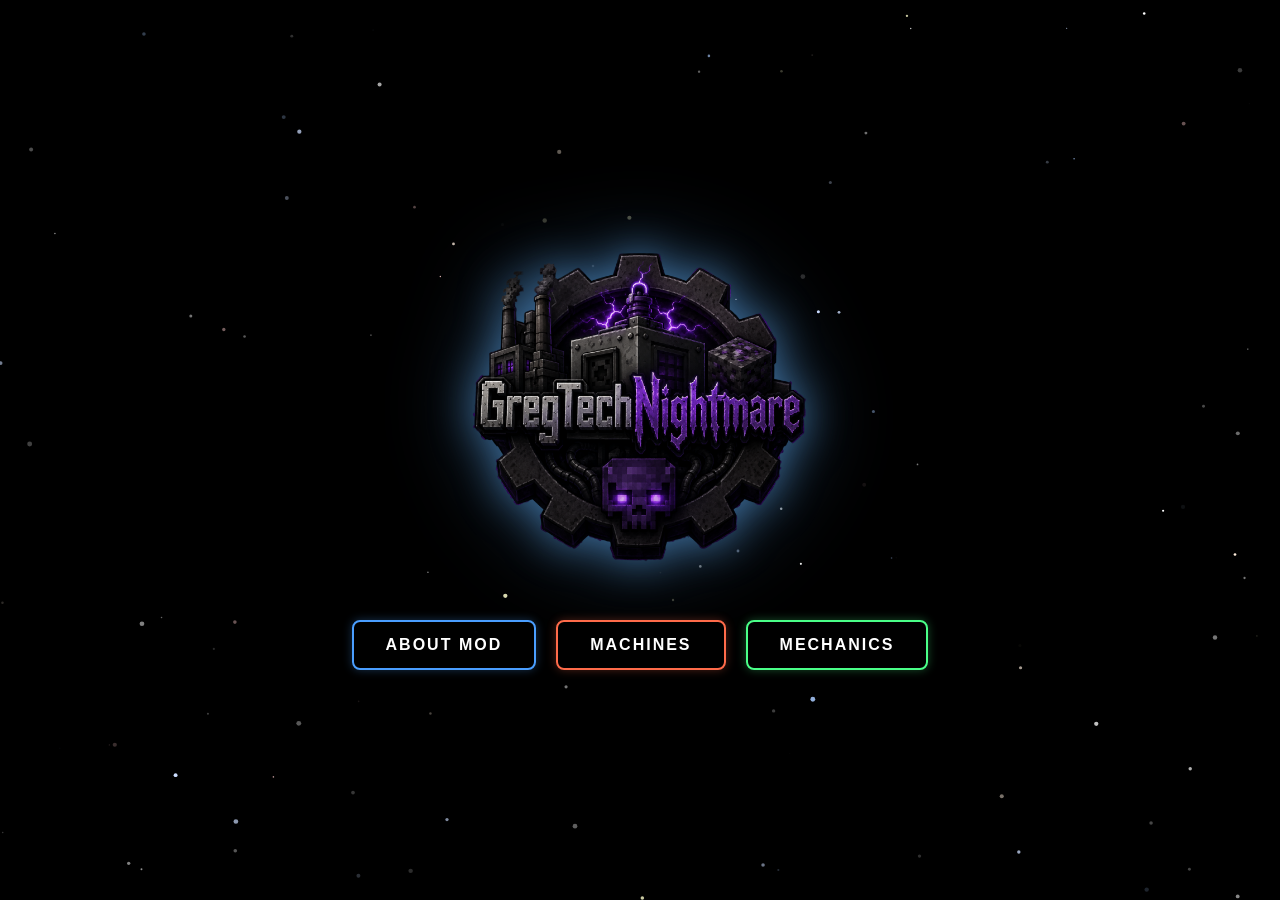
<file: index.html>
<!DOCTYPE html>
<html lang="ru">
<head>
    <meta charset="UTF-8">
    <meta name="viewport" content="width=device-width, initial-scale=1.0">
    <title>GregTech Nightmare</title>
    <link rel="stylesheet" href="styles/base.css">
    <link rel="stylesheet" href="styles/index.css">
</head>
<body>

<svg id="stars-canvas" width="100%" height="100%"></svg>

<div class="content">
    <div class="logo-container">
        <img src="assets/logo.png" alt="GregTech Nightmare Logo" class="logo">
    </div>

    <div class="buttons">
        <a href="about.html" class="btn btn-about">About Mod</a>
        <a href="machines.html" class="btn btn-machines">Machines</a>
        <a href="mechanics.html" class="btn btn-mechanics">Mechanics</a>
    </div>
</div>

<script src="scripts/stars.js"></script>
</body>
</html>
</file>
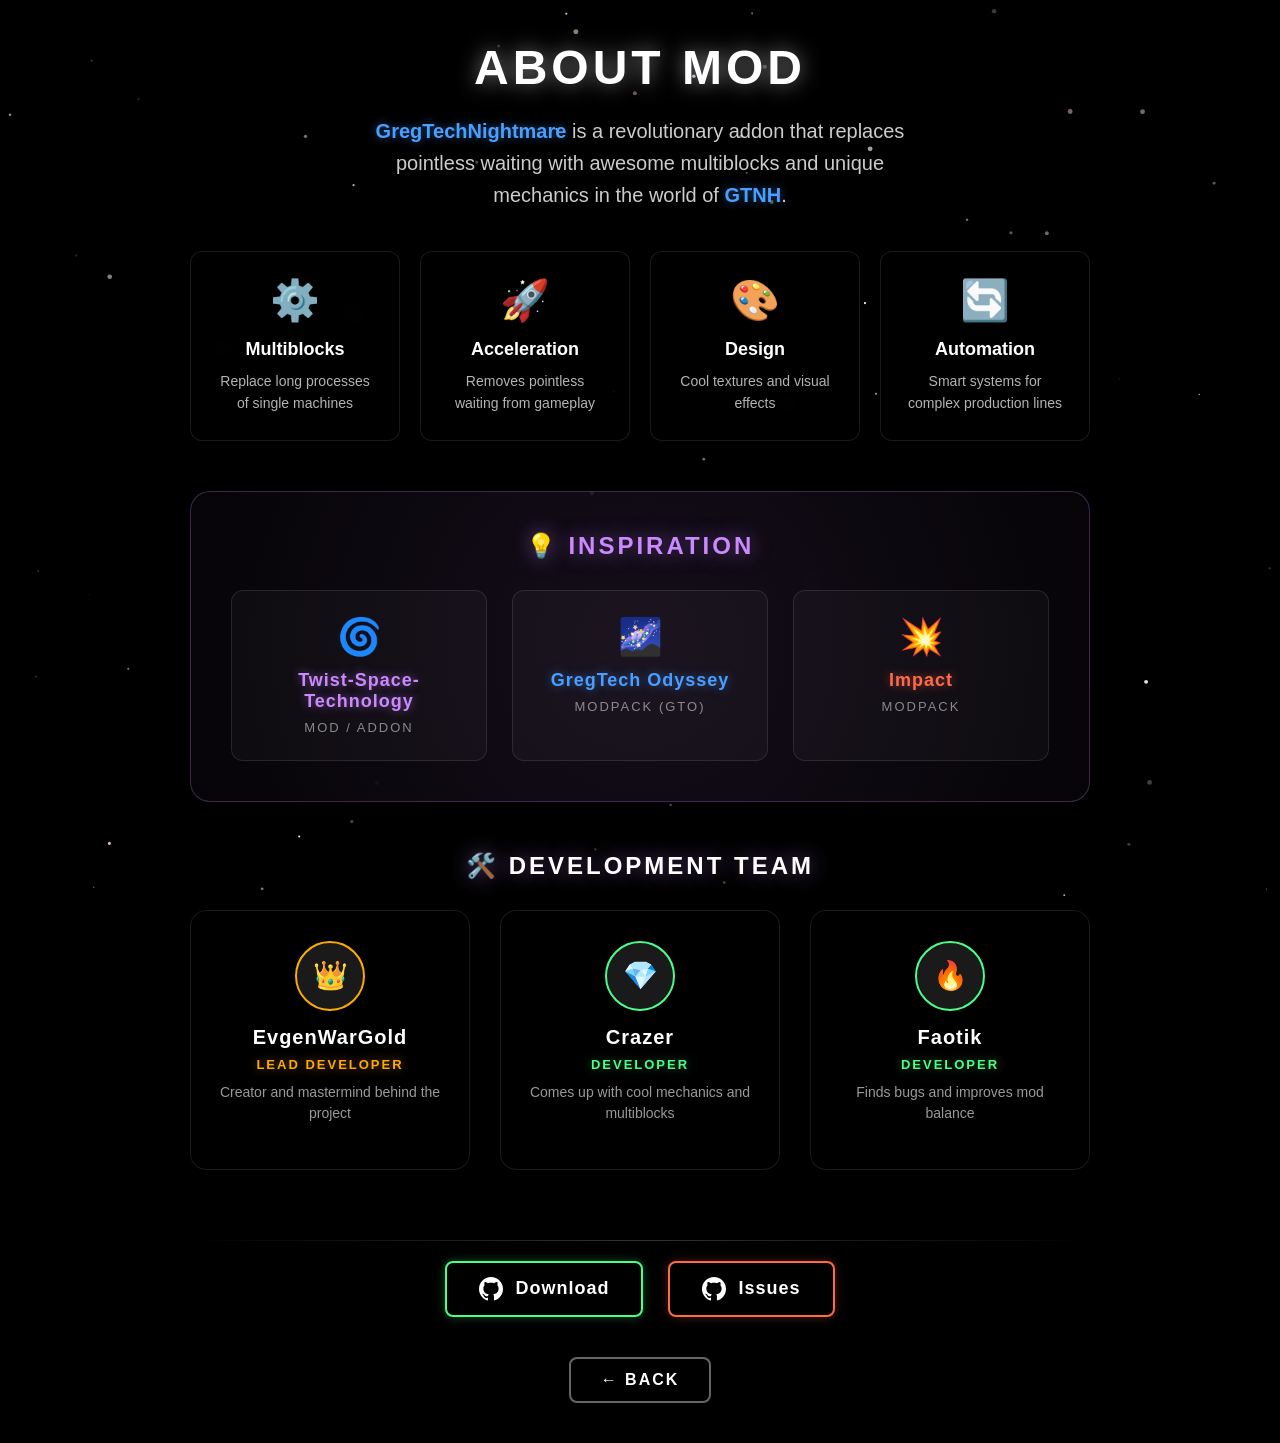
<file: about.html>
<!DOCTYPE html>
<html lang="en">
<head>
    <meta charset="UTF-8">
    <meta name="viewport" content="width=device-width, initial-scale=1.0">
    <title>About Mod — GregTech Nightmare</title>
    <link rel="stylesheet" href="styles/base.css">
    <link rel="stylesheet" href="styles/about.css">
</head>
<body>

<svg id="stars-canvas" width="100%" height="100%"></svg>

<div class="page-content">
    <h1 class="page-title">About Mod</h1>

    <p class="page-description">
        <span class="highlight-mod">GregTechNightmare</span> is a revolutionary addon
        that replaces pointless waiting with awesome multiblocks and unique mechanics
        in the world of <span class="highlight-mod">GTNH</span>.
    </p>

    <div class="features-grid">
        <div class="feature-item">
            <div class="feature-icon">⚙️</div>
            <div class="feature-title">Multiblocks</div>
            <div class="feature-desc">Replace long processes of single machines</div>
        </div>
        <div class="feature-item">
            <div class="feature-icon">🚀</div>
            <div class="feature-title">Acceleration</div>
            <div class="feature-desc">Removes pointless waiting from gameplay</div>
        </div>
        <div class="feature-item">
            <div class="feature-icon">🎨</div>
            <div class="feature-title">Design</div>
            <div class="feature-desc">Cool textures and visual effects</div>
        </div>
        <div class="feature-item">
            <div class="feature-icon">🔄</div>
            <div class="feature-title">Automation</div>
            <div class="feature-desc">Smart systems for complex production lines</div>
        </div>
    </div>

    <div class="inspiration-section">
        <h2 class="section-title">💡 Inspiration</h2>
        <div class="inspiration-grid">
            <div class="inspiration-item">
                <div class="inspiration-icon">🌀</div>
                <div class="inspiration-name highlight-addon">Twist-Space-Technology</div>
                <div class="inspiration-type">Mod / Addon</div>
            </div>
            <div class="inspiration-item">
                <div class="inspiration-icon">🌌</div>
                <div class="inspiration-name highlight-mod">GregTech Odyssey</div>
                <div class="inspiration-type">Modpack (GTO)</div>
            </div>
            <div class="inspiration-item">
                <div class="inspiration-icon">💥</div>
                <div class="inspiration-name inspiration-impact">Impact</div>
                <div class="inspiration-type">Modpack</div>
            </div>
        </div>
    </div>

    <h2 class="section-title" style="color: #ffffff; margin-bottom: 30px; text-align: center;">
        🛠️ Development Team
    </h2>

    <div class="creators-grid">
        <div class="creator-card creator-dev">
            <div class="creator-avatar">👑</div>
            <div class="creator-name">EvgenWarGold</div>
            <div class="creator-role highlight-dev">Lead Developer</div>
            <p class="creator-bio">Creator and mastermind behind the project</p>
        </div>

        <div class="creator-card creator-friend">
            <div class="creator-avatar">💎</div>
            <div class="creator-name">Crazer</div>
            <div class="creator-role highlight-friend">Developer</div>
            <p class="creator-bio">Comes up with cool mechanics and multiblocks</p>
        </div>

        <div class="creator-card creator-friend">
            <div class="creator-avatar">🔥</div>
            <div class="creator-name">Faotik</div>
            <div class="creator-role highlight-friend">Developer</div>
            <p class="creator-bio">Finds bugs and improves mod balance</p>
        </div>
    </div>

    <div class="separator"></div>

    <div class="about-buttons">
        <a href="https://github.com/evgengoldwar/GregTechNightmare" target="_blank" class="about-btn btn-download">
            <svg class="btn-icon" viewBox="0 0 24 24" width="24" height="24" fill="currentColor">
                <path d="M12 0C5.37 0 0 5.37 0 12c0 5.3 3.438 9.8 8.205 11.385.6.113.82-.258.82-.577 0-.285-.01-1.04-.015-2.04-3.338.724-4.042-1.61-4.042-1.61-.546-1.385-1.335-1.755-1.335-1.755-1.087-.744.084-.729.084-.729 1.205.084 1.838 1.236 1.838 1.236 1.07 1.835 2.809 1.305 3.495.998.108-.776.417-1.305.76-1.605-2.665-.3-5.466-1.332-5.466-5.93 0-1.31.465-2.38 1.235-3.22-.135-.303-.54-1.523.105-3.176 0 0 1.005-.322 3.3 1.23.96-.267 1.98-.399 3-.405 1.02.006 2.04.138 3 .405 2.28-1.552 3.285-1.23 3.285-1.23.645 1.653.24 2.873.12 3.176.765.84 1.23 1.91 1.23 3.22 0 4.61-2.805 5.625-5.475 5.92.42.36.81 1.096.81 2.22 0 1.605-.015 2.896-.015 3.286 0 .315.21.69.825.57C20.565 21.795 24 17.295 24 12c0-6.63-5.37-12-12-12z"/>
            </svg>
            Download
        </a>

        <a href="https://github.com/evgengoldwar/GregTechNightmare/issues" target="_blank" class="about-btn btn-issues">
            <svg class="btn-icon" viewBox="0 0 24 24" width="24" height="24" fill="currentColor">
                <path d="M12 0C5.37 0 0 5.37 0 12c0 5.3 3.438 9.8 8.205 11.385.6.113.82-.258.82-.577 0-.285-.01-1.04-.015-2.04-3.338.724-4.042-1.61-4.042-1.61-.546-1.385-1.335-1.755-1.335-1.755-1.087-.744.084-.729.084-.729 1.205.084 1.838 1.236 1.838 1.236 1.07 1.835 2.809 1.305 3.495.998.108-.776.417-1.305.76-1.605-2.665-.3-5.466-1.332-5.466-5.93 0-1.31.465-2.38 1.235-3.22-.135-.303-.54-1.523.105-3.176 0 0 1.005-.322 3.3 1.23.96-.267 1.98-.399 3-.405 1.02.006 2.04.138 3 .405 2.28-1.552 3.285-1.23 3.285-1.23.645 1.653.24 2.873.12 3.176.765.84 1.23 1.91 1.23 3.22 0 4.61-2.805 5.625-5.475 5.92.42.36.81 1.096.81 2.22 0 1.605-.015 2.896-.015 3.286 0 .315.21.69.825.57C20.565 21.795 24 17.295 24 12c0-6.63-5.37-12-12-12z"/>
            </svg>
            Issues
        </a>
    </div>

    <a href="index.html" class="back-btn">← Back</a>
</div>

<script src="scripts/stars.js"></script>
</body>
</html>
</file>
<file: styles/base.css>
* {
  margin: 0;
  padding: 0;
  box-sizing: border-box;
}

html {
  height: 100%;
}

body {
  min-height: 100%;
  background-color: #000000;
  overflow-x: hidden;
  overflow-y: auto;
  font-family: 'Segoe UI', 'Arial', sans-serif;
}

#stars-canvas {
  position: fixed;
  top: 0;
  left: 0;
  width: 100%;
  height: 100%;
  z-index: 0;
  pointer-events: none;
}
</file>
<file: styles/index.css>
.content {
  position: relative;
  width: 100%;
  min-height: 100vh;
  display: flex;
  flex-direction: column;
  align-items: center;
  justify-content: center;
  z-index: 10;
  padding: 20px;
}

.logo-container {
  width: 100%;
  max-width: 350px;
  margin-bottom: 40px;
  display: flex;
  justify-content: center;
  align-items: center;
}

.logo {
  width: 100%;
  max-width: 350px;
  height: auto;
  display: block;
  object-fit: contain;
  filter: drop-shadow(0 0 20px rgba(100, 180, 255, 0.5))
          drop-shadow(0 0 40px rgba(100, 180, 255, 0.3));
  animation: logoGlow 3s ease-in-out infinite;
}

@keyframes logoGlow {
  0%, 100% {
    filter: drop-shadow(0 0 20px rgba(100, 180, 255, 0.5))
            drop-shadow(0 0 40px rgba(100, 180, 255, 0.3));
  }
  50% {
    filter: drop-shadow(0 0 30px rgba(100, 180, 255, 0.7))
            drop-shadow(0 0 60px rgba(100, 180, 255, 0.5));
  }
}

.buttons {
  display: flex;
  gap: 20px;
  flex-wrap: wrap;
  justify-content: center;
}

.btn {
  display: inline-block;
  padding: 14px 32px;
  border: 2px solid;
  border-radius: 8px;
  background: rgba(0, 0, 0, 0.6);
  -webkit-backdrop-filter: blur(10px);
  backdrop-filter: blur(10px);
  color: #ffffff;
  font-size: 16px;
  font-weight: 600;
  text-decoration: none;
  text-transform: uppercase;
  letter-spacing: 2px;
  cursor: pointer;
  transition: all 0.3s ease;
  position: relative;
  overflow: hidden;
}

.btn::before {
  content: '';
  position: absolute;
  top: 0;
  left: -100%;
  width: 100%;
  height: 100%;
  background: linear-gradient(90deg, transparent, rgba(255, 255, 255, 0.1), transparent);
  transition: left 0.5s ease;
}

.btn:hover::before {
  left: 100%;
}

.btn-about {
  border-color: #4a9eff;
  box-shadow: 0 0 10px rgba(74, 158, 255, 0.3);
}

.btn-about:hover {
  background: rgba(74, 158, 255, 0.2);
  box-shadow: 0 0 20px rgba(74, 158, 255, 0.5);
  transform: translateY(-2px);
}

.btn-machines {
  border-color: #ff6b4a;
  box-shadow: 0 0 10px rgba(255, 107, 74, 0.3);
}

.btn-machines:hover {
  background: rgba(255, 107, 74, 0.2);
  box-shadow: 0 0 20px rgba(255, 107, 74, 0.5);
  transform: translateY(-2px);
}

.btn-mechanics {
  border-color: #4aff88;
  box-shadow: 0 0 10px rgba(74, 255, 136, 0.3);
}

.btn-mechanics:hover {
  background: rgba(74, 255, 136, 0.2);
  box-shadow: 0 0 20px rgba(74, 255, 136, 0.5);
  transform: translateY(-2px);
}

@media (max-width: 600px) {
  .buttons {
    flex-direction: column;
    gap: 15px;
  }

  .btn {
    width: 100%;
    text-align: center;
    padding: 14px 20px;
  }

  .logo-container {
    max-width: 220px;
    margin-bottom: 30px;
  }
}
</file>
<file: styles/about.css>
.page-content {
  position: relative;
  width: 100%;
  min-height: 100vh;
  display: flex;
  flex-direction: column;
  align-items: center;
  justify-content: center;
  z-index: 10;
  padding: 40px 20px;
}

.page-title {
  color: #ffffff;
  font-size: clamp(28px, 8vw, 48px);
  font-weight: 700;
  text-transform: uppercase;
  letter-spacing: 4px;
  margin-bottom: 20px;
  text-shadow: 0 0 20px rgba(255, 255, 255, 0.5);
  text-align: center;
}

.page-description {
  color: rgba(255, 255, 255, 0.8);
  font-size: clamp(16px, 4vw, 20px);
  text-align: center;
  max-width: 600px;
  margin-bottom: 40px;
  line-height: 1.6;
  padding: 0 15px;
}

/* Features Grid */
.features-grid {
  display: grid;
  grid-template-columns: repeat(auto-fit, minmax(200px, 1fr));
  gap: 20px;
  margin-bottom: 50px;
  width: 100%;
  max-width: 900px;
}

.feature-item {
  background: rgba(0, 0, 0, 0.5);
  -webkit-backdrop-filter: blur(15px);
  backdrop-filter: blur(15px);
  border-radius: 12px;
  padding: 25px;
  text-align: center;
  border: 1px solid rgba(255, 255, 255, 0.1);
  transition: all 0.3s ease;
}

.feature-item:hover {
  border-color: rgba(255, 255, 255, 0.3);
  transform: scale(1.05);
  box-shadow: 0 10px 30px rgba(0, 0, 0, 0.4);
}

.feature-icon {
  font-size: 40px;
  margin-bottom: 15px;
}

.feature-title {
  color: #ffffff;
  font-size: 18px;
  font-weight: 600;
  margin-bottom: 10px;
}

.feature-desc {
  color: rgba(255, 255, 255, 0.7);
  font-size: 14px;
  line-height: 1.6;
}

/* Inspiration Section */
.inspiration-section {
  background: rgba(0, 0, 0, 0.5);
  -webkit-backdrop-filter: blur(15px);
  backdrop-filter: blur(15px);
  border-radius: 20px;
  padding: 40px;
  margin-bottom: 50px;
  width: 100%;
  max-width: 900px;
  border: 1px solid rgba(204, 136, 255, 0.3);
  position: relative;
  overflow: hidden;
}

.inspiration-section::before {
  content: '';
  position: absolute;
  top: -50%;
  left: -50%;
  width: 200%;
  height: 200%;
  background: radial-gradient(circle at center, rgba(204, 136, 255, 0.1), transparent 70%);
  animation: rotate 20s linear infinite;
}

@keyframes rotate {
  from { transform: rotate(0deg); }
  to { transform: rotate(360deg); }
}

.inspiration-section > * {
  position: relative;
  z-index: 1;
}

.section-title {
  color: #cc88ff;
  font-size: 24px;
  font-weight: 700;
  text-transform: uppercase;
  letter-spacing: 3px;
  margin-bottom: 30px;
  text-align: center;
  text-shadow: 0 0 20px rgba(204, 136, 255, 0.5);
}

.inspiration-grid {
  display: grid;
  grid-template-columns: repeat(auto-fit, minmax(200px, 1fr));
  gap: 25px;
}

.inspiration-item {
  background: rgba(255, 255, 255, 0.03);
  border: 1px solid rgba(255, 255, 255, 0.1);
  border-radius: 12px;
  padding: 25px 20px;
  text-align: center;
  transition: all 0.3s ease;
}

.inspiration-item:hover {
  background: rgba(255, 255, 255, 0.06);
  border-color: rgba(255, 255, 255, 0.25);
  transform: translateY(-5px);
  box-shadow: 0 10px 30px rgba(0, 0, 0, 0.4);
}

.inspiration-icon {
  font-size: 36px;
  margin-bottom: 12px;
}

.inspiration-name {
  font-size: 18px;
  font-weight: 700;
  margin-bottom: 8px;
  letter-spacing: 1px;
}

.inspiration-type {
  color: rgba(255, 255, 255, 0.5);
  font-size: 13px;
  text-transform: uppercase;
  letter-spacing: 2px;
}

.inspiration-impact {
  color: #ff6b4a;
  font-weight: 700;
  text-shadow: 0 0 10px rgba(255, 107, 74, 0.5);
}

/* Creators Grid */
.creators-grid {
  display: grid;
  grid-template-columns: repeat(auto-fit, minmax(250px, 1fr));
  gap: 30px;
  margin-bottom: 50px;
  width: 100%;
  max-width: 900px;
}

.creator-card {
  background: rgba(0, 0, 0, 0.5);
  -webkit-backdrop-filter: blur(15px);
  backdrop-filter: blur(15px);
  border-radius: 16px;
  padding: 30px 20px;
  text-align: center;
  border: 1px solid rgba(255, 255, 255, 0.1);
  transition: all 0.3s ease;
  position: relative;
  overflow: hidden;
}

.creator-card::before {
  content: '';
  position: absolute;
  top: 0;
  left: 0;
  right: 0;
  height: 3px;
  background: linear-gradient(90deg, transparent, var(--card-accent, #ffaa00), transparent);
  opacity: 0;
  transition: opacity 0.3s ease;
}

.creator-card:hover::before {
  opacity: 1;
}

.creator-card:hover {
  transform: translateY(-8px);
  border-color: rgba(255, 255, 255, 0.3);
  box-shadow: 0 20px 40px rgba(0, 0, 0, 0.5);
}

.creator-dev { --card-accent: #ffaa00; }
.creator-friend { --card-accent: #4aff88; }

.creator-avatar {
  width: 70px;
  height: 70px;
  border-radius: 50%;
  margin: 0 auto 15px;
  display: flex;
  align-items: center;
  justify-content: center;
  font-size: 28px;
  border: 2px solid var(--card-accent, #ffaa00);
  background: rgba(255, 255, 255, 0.1);
}

.creator-name {
  color: #ffffff;
  font-size: 20px;
  font-weight: 700;
  margin-bottom: 8px;
  letter-spacing: 1px;
}

.creator-role {
  font-size: 13px;
  text-transform: uppercase;
  letter-spacing: 2px;
  font-weight: 600;
  margin-bottom: 10px;
}

.creator-bio {
  color: rgba(255, 255, 255, 0.6);
  font-size: 14px;
  margin-bottom: 15px;
  line-height: 1.5;
}

.creator-social {
  display: flex;
  gap: 10px;
  justify-content: center;
}

.social-link {
  width: 36px;
  height: 36px;
  border-radius: 50%;
  background: rgba(255, 255, 255, 0.1);
  border: 1px solid rgba(255, 255, 255, 0.2);
  display: flex;
  align-items: center;
  justify-content: center;
  color: rgba(255, 255, 255, 0.8);
  text-decoration: none;
  transition: all 0.3s ease;
}

.social-link:hover {
  background: var(--card-accent, #ffaa00);
  border-color: var(--card-accent, #ffaa00);
  color: #fff;
  transform: translateY(-2px);
}

/* Buttons */
.about-buttons {
  display: flex;
  gap: 25px;
  flex-wrap: wrap;
  justify-content: center;
  margin-bottom: 40px;
}

.about-btn {
  display: inline-flex;
  align-items: center;
  gap: 12px;
  padding: 14px 32px;
  border: 2px solid;
  border-radius: 8px;
  background: rgba(0, 0, 0, 0.6);
  -webkit-backdrop-filter: blur(10px);
  backdrop-filter: blur(10px);
  color: #ffffff;
  font-size: 18px;
  font-weight: 600;
  text-decoration: none;
  letter-spacing: 1px;
  transition: all 0.3s ease;
  position: relative;
  overflow: hidden;
}

.about-btn::before {
  content: '';
  position: absolute;
  top: 0;
  left: -100%;
  width: 100%;
  height: 100%;
  background: linear-gradient(90deg, transparent, rgba(255, 255, 255, 0.1), transparent);
  transition: left 0.5s ease;
}

.about-btn:hover::before {
  left: 100%;
}

.btn-icon {
  flex-shrink: 0;
}

.btn-download {
  border-color: #4aff88;
  box-shadow: 0 0 10px rgba(74, 255, 136, 0.3);
}

.btn-download:hover {
  background: rgba(74, 255, 136, 0.2);
  box-shadow: 0 0 20px rgba(74, 255, 136, 0.5);
  transform: translateY(-2px);
}

.btn-issues {
  border-color: #ff6b4a;
  box-shadow: 0 0 10px rgba(255, 107, 74, 0.3);
}

.btn-issues:hover {
  background: rgba(255, 107, 74, 0.2);
  box-shadow: 0 0 20px rgba(255, 107, 74, 0.5);
  transform: translateY(-2px);
}

/* Back Button */
.back-btn {
  display: inline-block;
  padding: 12px 30px;
  border: 2px solid rgba(255, 255, 255, 0.4);
  border-radius: 8px;
  background: rgba(0, 0, 0, 0.6);
  -webkit-backdrop-filter: blur(10px);
  backdrop-filter: blur(10px);
  color: #ffffff;
  font-size: 16px;
  font-weight: 600;
  text-decoration: none;
  text-transform: uppercase;
  letter-spacing: 2px;
  transition: all 0.3s ease;
}

.back-btn:hover {
  border-color: rgba(255, 255, 255, 0.8);
  box-shadow: 0 0 25px rgba(255, 255, 255, 0.3);
  transform: translateY(-2px);
}

/* Highlights */
.highlight-mod {
  color: #4a9eff;
  font-weight: 700;
  text-shadow: 0 0 10px rgba(74, 158, 255, 0.5);
}

.highlight-dev {
  color: #ffaa00;
  font-weight: 700;
  text-shadow: 0 0 10px rgba(255, 170, 0, 0.5);
}

.highlight-friend {
  color: #4aff88;
  font-weight: 700;
  text-shadow: 0 0 10px rgba(74, 255, 136, 0.4);
}

.highlight-addon {
  color: #cc88ff;
  font-weight: 700;
  text-shadow: 0 0 10px rgba(204, 136, 255, 0.5);
}

.separator {
  width: 100%;
  max-width: 900px;
  height: 1px;
  background: linear-gradient(90deg, transparent, rgba(255, 255, 255, 0.2), transparent);
  margin: 20px 0;
}

/* Responsive */
@media (max-width: 768px) {
  .creators-grid {
    grid-template-columns: 1fr;
  }

  .features-grid {
    grid-template-columns: repeat(2, 1fr);
  }

  .inspiration-grid {
    grid-template-columns: 1fr;
  }

  .inspiration-section {
    padding: 25px;
  }
}

@media (max-width: 600px) {
  .about-buttons {
    flex-direction: column;
    gap: 15px;
  }

  .about-btn {
    justify-content: center;
  }

  .features-grid {
    grid-template-columns: 1fr;
  }
}
</file>
